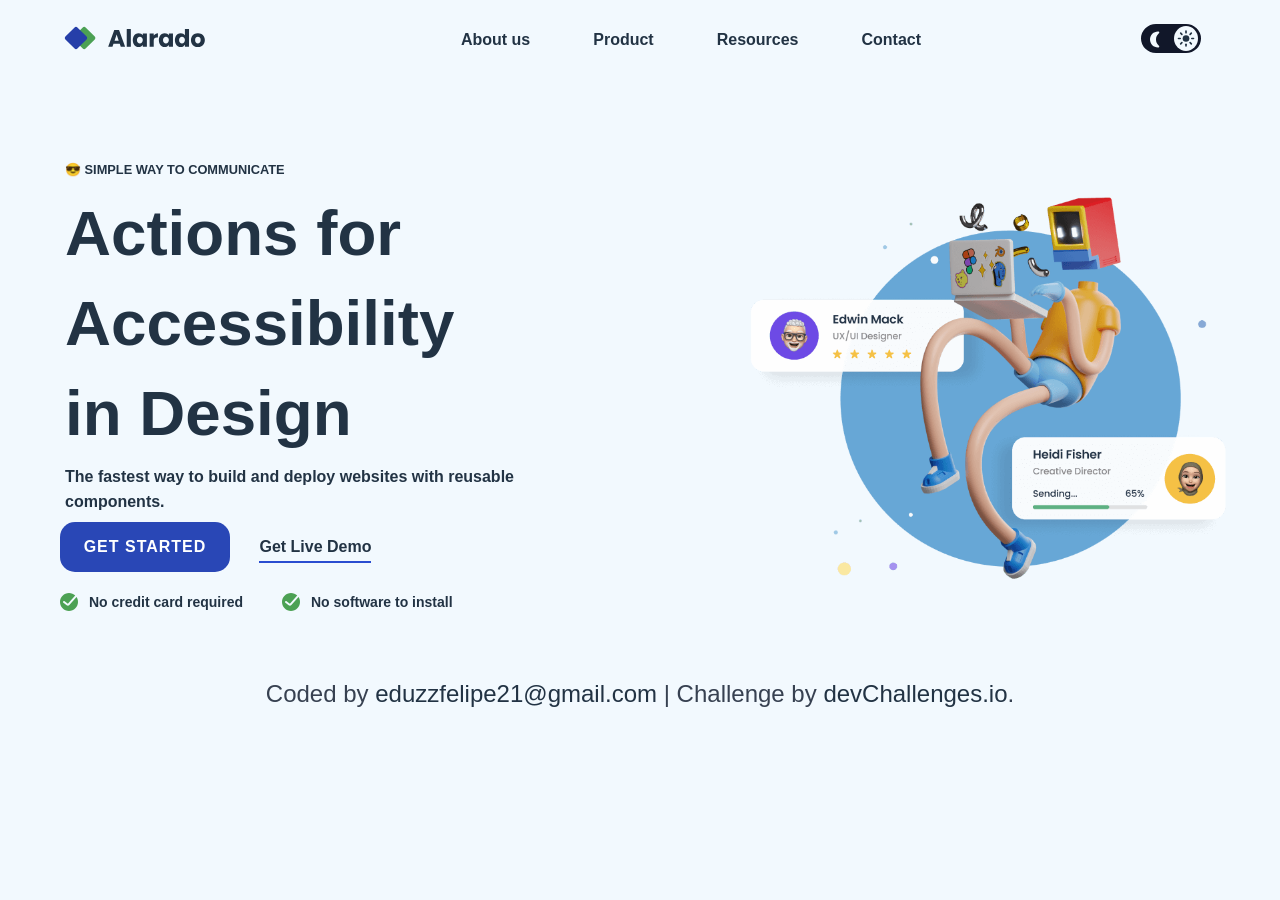
<file: index.html>
<!DOCTYPE html>
<html lang="en">
  <head>
    <meta charset="UTF-8" />
    <meta name="viewport" content="width=device-width, initial-scale=1.0" />
    <link rel="preconnect" href="https://fonts.googleapis.com" />
    <link rel="preconnect" href="https://fonts.gstatic.com" crossorigin />
    <link
      rel="preload"
      href="https://fonts.googleapis.com/css2?family=Poppins:ital,wght@0,100;0,200;0,300;0,400;0,500;0,600;
    0,700;0,800;0,900;1,100;1,200;1,300;1,400;1,500;1,600;1,700;1,800;1,900&display=swap"
      rel="stylesheet"
    />
    <link
      rel="icon"
      href="resources/favicon.ico"
      type="image/x-icon"
      sizes="96x96"
    />
    <link rel="stylesheet" href="estilos/style.css" />

    <title>Simple Homepage - Alarado | devChallenges.io</title>

    <!--You are welcome to delete these styles or modify them in your own stylesheet -->
    <style>
      body {
        height: 100vh;
      }

      .author-info {
        text-align: center;
        margin-top: -25%;
        color: rgb(55, 65, 81);
      }

      .author-info a {
        text-decoration: none;
      }
    </style>
  </head>
  <body>
    <header>
      <!-- Menu da página(PC), menu da página(Mobile), sua logo e botão de fechamento do menu(mobile)  -->
      <img
        src="resources/logo-light.svg"
        loading="lazy"
        class="logo"
        alt="Logo"
      />

      <nav class="menu">
        <li><a href="#about-us" onclick="select(this)">About us</a></li>
        <li><a href="#Product" onclick="select(this)">Product</a></li>
        <li><a href="#Resources" onclick="select(this)">Resources</a></li>
        <li><a href="#Contact" onclick="select(this)">Contact</a></li>
        <button onclick="toggleTheme()" class="theme-button">
          <img src="resources/Moon_fill_light.svg" id="moon" alt="Moon Light" />
          <img
            src="resources/Sun_fill.svg"
            width="24px"
            id="sun"
            alt="Sun Dark"
          />
        </button>
      </nav>
      <button onclick="menu()" class="menu-button">
        <img
          src="resources/hamburger-button.svg"
          loading="lazy"
          id="img-menu"
          alt="botão menu"
        />
      </button>
      <button type="button" onclick="closerMenu()" class="closer-menu">
        <img
          src="resources/close-button.svg"
          loading="lazy"
          id="img-close"
          alt="botão fechar menu"
        />
      </button>
      <main>
        <span>&#128526; simple way to communicate</span>
        <!-- Texto Principal da página -->
        <h1>
          Actions for <br />
          Accessibility <br />
          in Design
        </h1>
        <img
          class="hero_img"
          src="resources/hero-image-simple-homepage.png"
          alt="hero image"
          loading="lazy"
        />
        <p>
          The fastest way to build and deploy websites with reusable
          <br />components.
        </p>
        <button
          onclick="window.location.href='https://devchallenges.io/profile/e5c9ee29-2050-4c3e-bc71-981c14b0b442'"
          class="btn-start"
        >
          GET STARTED
        </button>
        <a class="demo" href="https://github.com/EduzzDev">Get Live Demo</a>
      </main>
    </header>
    <footer>
      <ul class="features">
        <li class="feature-item">
          <img
            class="done-img"
            src="resources/Done_ring_round_fill.svg"
            alt="Done ring"
            loading="lazy"
          />No credit card required
        </li>
        <li class="feature-item">
          <img
            class="done-img"
            src="resources/Done_ring_round_fill.svg"
            alt="Done ring"
            loading="lazy"
          />No software to install
        </li>
      </ul>
      <div class="author-info">
        Coded by <a href="#">eduzzfelipe21@gmail.com </a> | Challenge by
        <a href="https://www.devchallenges.io?ref=challenge" target="_blank"
          >devChallenges.io</a
        >.
      </div>
    </footer>
    <script>
      // Trava o menu na opção selecionada
      select = (element) => {
        const links = document.querySelectorAll(".menu li a");
        links.forEach((link) => {
          link.classList.remove("active");
        });
        element.classList.add("active");
      };
      // Seleção de elementos
      const main = document.querySelector("main");
      const footer = document.querySelector("footer");
      const imgMenu = document.getElementById("img-menu");
      const menuButton = document.querySelector(".menu-button");
      const buttonToggle = document.querySelector(".theme-button");
      const buttonLiveDemo = document.querySelector(".demo");
      const heroImg = document.querySelector(".hero_img");

      function toggleTheme() {
        const body = document.body;
        body.classList.toggle("dark-theme");
        body.classList.toggle("light-theme");
        let theme = "light-theme";
        if (body.classList.contains("dark-theme")) {
          theme = "dark-theme";
        }
        if (document.body.classList.contains("dark-theme")) {
          menuButton.style.backgroundColor = "#111729";
        } else {
          menuButton.style.backgroundColor = "#f2f9fe";
        }

        localStorage.setItem("theme", theme);
        applyThemeStyles(theme);
      }
      // Função do menu mobile
      function menu() {
        const menu = document.querySelector(".menu");
        const closerMenu = document.querySelector(".closer-menu");
        buttonToggle.style.display = "block";
        closerMenu.style.display = "block";
        menuButton.style.position = "fixed";
        menuButton.style.display = "block";
        menuButton.style.width = "80%";
        menuButton.style.height = "100%";
        menuButton.style.top = "0";
        imgMenu.style.display = "none";
        menu.style.display = "flex";
        menu.style.flexDirection = "column";
        menu.style.alignItems = "center";
        menu.style.justifyContent = "center";

        if (document.body.classList.contains("dark-theme")) {
          menuButton.style.backgroundColor = "#111729";
        } else {
          menuButton.style.backgroundColor = "#f2f9fe";
        }
        main.style.bottom = "350px";
        footer.style.bottom = "340px";
        footer.style.position = "relative";
      }
      // Função para fechar o menu mobile
      function closerMenu() {
        const imgMenu = document.getElementById("img-menu");
        const menu = document.querySelector(".menu");
        const closerMenu = document.querySelector(".closer-menu");
        imgMenu.style.display = "block";
        menuButton.style.backgroundColor = "transparent";
        menuButton.style.position = "relative";
        buttonToggle.style.display = "none";
        closerMenu.style.display = "none";
        menu.style.display = "none";
        menuButton.style.width = "0%";
        main.style.bottom = "0";
        main.style.zIndex = "1";
        footer.style.bottom = "0";
      }
      // Aplica os estilos do tema
      function applyThemeStyles(theme) {
        let chooseColor = document.querySelectorAll(
          "a, span, h1, p, .demo, .feature-item"
        );
        let logoDark = document.querySelector(".logo");
        let moon = document.getElementById("moon");
        let sun = document.getElementById("sun");
        let authorInfo = document.querySelector(".author-info");
        let imgCloser = document.getElementById("img-close");

        if (theme === "dark-theme") {
          chooseColor.forEach((el) => (el.style.color = "#f2f9fe"));
          moon.src = "resources/Moon_fill.svg";
          sun.src = "resources/Sun_fill_light.png";
          moon.style.backgroundColor = "#f2f9fe";
          moon.style.borderRadius = "50%";
          sun.style.backgroundColor = "transparent";
          logoDark.src = "resources/logo-dark.svg";
          authorInfo.style.color = "#f2f9fe";
          imgCloser.src = "resources/close-button-white.svg";
          imgMenu.src = "resources/hamburger-button-white.svg";
        } else {
          chooseColor.forEach((el) => (el.style.color = "#223344"));
          moon.src = "resources/Moon_fill_light.svg";
          moon.style.backgroundColor = "transparent";
          sun.src = "resources/Sun_fill.svg";
          sun.style.backgroundColor = "#f2f9fe";
          authorInfo.style.color = "#374151";
          logoDark.src = "resources/logo-light.svg";

          imgCloser.src = "resources/close-button.svg";
          imgMenu.src = "resources/hamburger-button.svg";
        }
      }
      // Carrega o tema salvo no localStorage
      function loadTheme() {
        const theme = localStorage.getItem("theme");

        if (theme === "dark-theme") {
          document.body.classList.add("dark-theme");
        } else {
          document.body.classList.add("light-theme");
        }

        applyThemeStyles(theme);
      }
      // Evento para carregar o tema ao iniciar a página
      window.addEventListener("DOMContentLoaded", loadTheme);
    </script>
  </body>
</html>
</file>
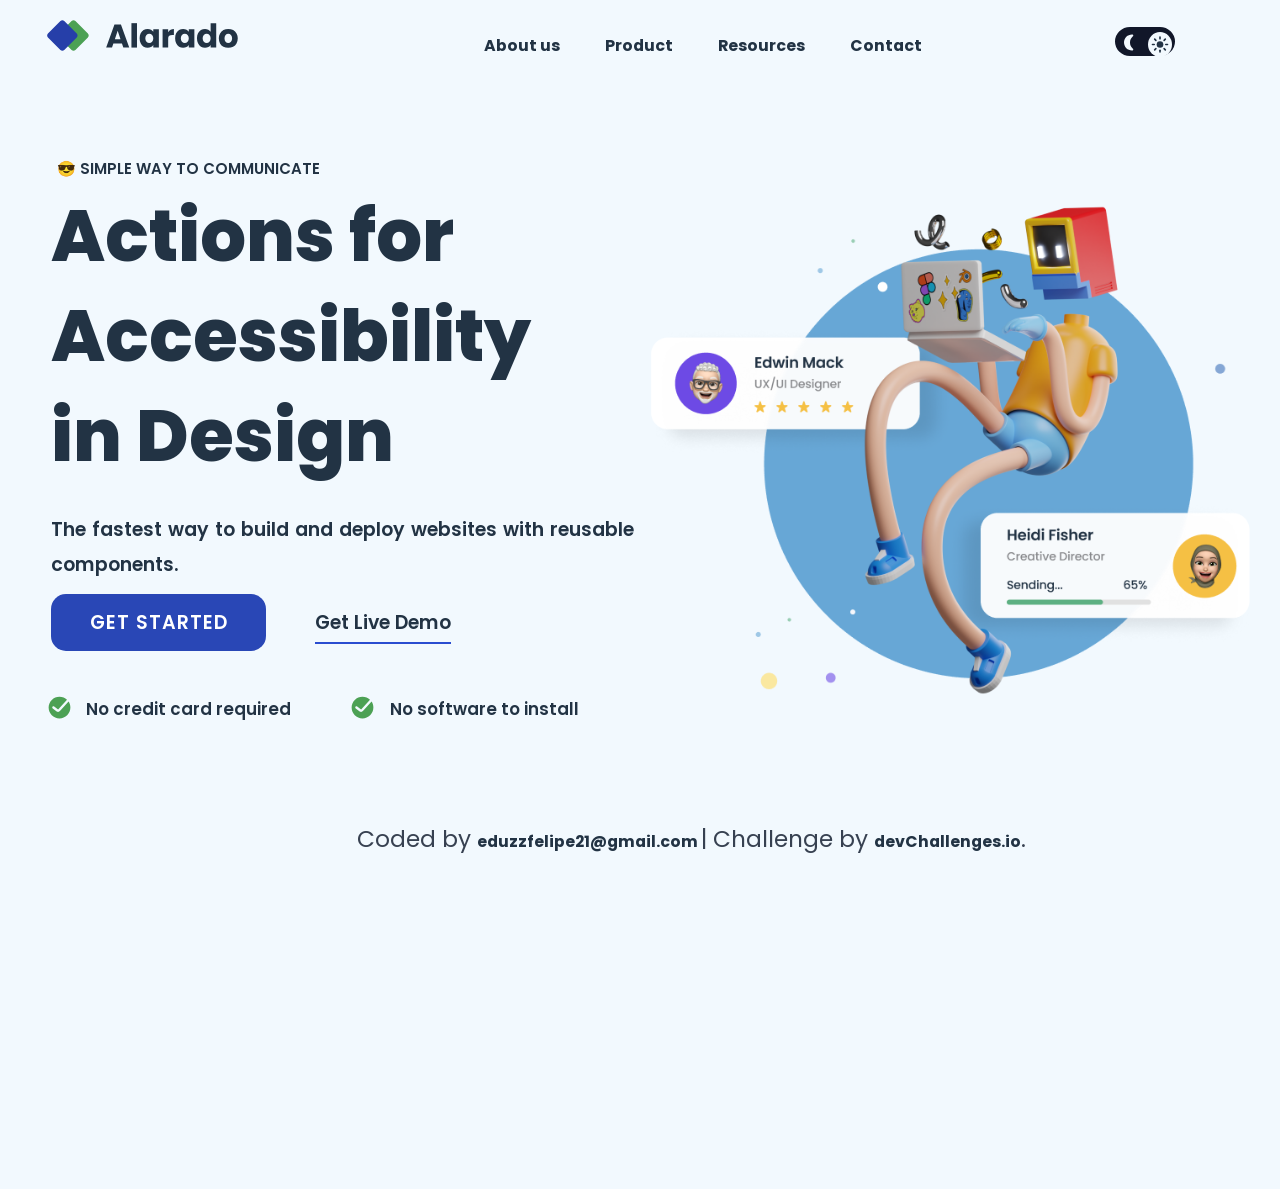
<file: simple-homepage-master/index.html>
<!DOCTYPE html>
<html lang="en">
  <head>
    <meta charset="UTF-8" />
    <meta name="viewport" content="width=device-width, initial-scale=1.0" />
    <link rel="preconnect" href="https://fonts.googleapis.com" />
    <link rel="preconnect" href="https://fonts.gstatic.com" crossorigin />
    <link
      href="https://fonts.googleapis.com/css2?family=Poppins:ital,wght@0,100;0,200;0,300;0,400;0,500;0,600;
    0,700;0,800;0,900;1,100;1,200;1,300;1,400;1,500;1,600;1,700;1,800;1,900&display=swap"
      rel="stylesheet"
    />
    <link
      rel="icon"
      href="resources/favicon.ico"
      type="image/x-icon"
      sizes="96x96"
    />
    <link rel="stylesheet" href="estilos/style.css" />

    <title>Simple Homepage - Alarado | devChallenges.io</title>

    <!--You are welcome to delete these styles or modify them in your own stylesheet -->
    <style>
      body {
        height: 100vh;
      }

      .author-info {
        text-align: center;
        margin-top: -25%;
        color: rgb(55, 65, 81);
      }

      .author-info a {
        text-decoration: none;
      }
    </style>
  </head>
  <body>
    <header>
      <!-- Menu da página(PC), menu da página(Mobile), sua logo e botão de fechamento do menu(mobile)  -->
      <img src="resources/logo-light.svg" class="logo" alt="Logo" />

      <nav class="menu">
        <li><a href="#about-us" onclick="select(this)">About us</a></li>
        <li><a href="#Product" onclick="select(this)">Product</a></li>
        <li><a href="#Resources" onclick="select(this)">Resources</a></li>
        <li><a href="#Contact" onclick="select(this)">Contact</a></li>
        <button onclick="toggleTheme()" class="theme-button">
          <img src="resources/Moon_fill_light.svg" id="moon" alt="Moon Light" />
          <img
            src="resources/Sun_fill.svg"
            width="24px"
            id="sun"
            alt="Sun Dark"
          />
        </button>
      </nav>
      <button onclick="menu()" class="menu-button">
        <img
          src="resources/hamburger-button.svg"
          id="img-menu"
          alt="botão menu"
        />
      </button>
      <button type="button" onclick="closerMenu()" class="closer-menu">
        <img
          src="resources/close-button.svg"
          id="img-close"
          alt="botão fechar menu"
        />
      </button>
      <main>
        
        <span>&#128526; simple way to communicate</span>
        <!-- Texto Principal da página -->
        <h1>
          Actions for <br />
          Accessibility <br />
          in Design
        </h1>
        <img
          class="hero_img"
          src="resources/hero-image-simple-homepage.png"
          alt="hero image"
        />
        <p>
          The fastest way to build and deploy websites with reusable
          <br />components.
        </p>
        <button
          onclick="window.location.href='https://devchallenges.io/profile/e5c9ee29-2050-4c3e-bc71-981c14b0b442'"
          class="btn-start"
        >
          GET STARTED
        </button>
        <a class="demo" href="https://github.com/EduzzDev">Get Live Demo</a>
      </main>
    </header>
    <footer>
      <ul class="features">
        <li class="feature-item">
          <img
            class="done-img"
            src="resources/Done_ring_round_fill.svg"
            alt="Done ring"
          />No credit card required
        </li>
        <li class="feature-item">
          <img
            class="done-img"
            src="resources/Done_ring_round_fill.svg"
            alt="Done ring"
          />No software to install
        </li>
      </ul>
      <div class="author-info">
        Coded by <a href="#">eduzzfelipe21@gmail.com </a> | Challenge by
        <a href="https://www.devchallenges.io?ref=challenge" target="_blank"
          >devChallenges.io</a
        >.
      </div>
    </footer>
    <script>
      // Trava o menu na opção selecionada
      select = (element) => {
        const links = document.querySelectorAll(".menu li a");
        links.forEach((link) => {
          link.classList.remove("active");
        });
        element.classList.add("active");
      };
      // Seleção de elementos
      const main = document.querySelector("main");
      const footer = document.querySelector("footer");
      const imgMenu = document.getElementById("img-menu");
      const menuButton = document.querySelector(".menu-button");
      const buttonToggle = document.querySelector(".theme-button");
      const buttonLiveDemo = document.querySelector(".demo");
      const heroImg = document.querySelector(".hero_img");

      function toggleTheme() {
        const body = document.body;
        body.classList.toggle("dark-theme");
        body.classList.toggle("light-theme");
        let theme = "light-theme";
        if (body.classList.contains("dark-theme")) {
          theme = "dark-theme";
        }
        if (document.body.classList.contains("dark-theme")) {
          menuButton.style.backgroundColor = "#111729";
        }else {
          menuButton.style.backgroundColor = "#f2f9fe";
}

        localStorage.setItem("theme", theme);
        applyThemeStyles(theme);
      }
      // Função do menu mobile
      function menu() {
        const menu = document.querySelector(".menu");
        const closerMenu = document.querySelector(".closer-menu");
        buttonToggle.style.display = "block";
        closerMenu.style.display = "block";
        menuButton.style.position = "fixed";
        menuButton.style.display = "block";
        menuButton.style.width = "80%";
        menuButton.style.height = "100%";
        menuButton.style.zIndex = "10";
        menuButton.style.top = "0";
        imgMenu.style.display = "none";
        menu.style.display = "flex";
        menu.style.flexDirection = "column";
        menu.style.alignItems = "center";
        menu.style.justifyContent = "center";
        menuButton.style.backgroundColor = "#f2f9fe";

        main.style.bottom = "350px";
        footer.style.bottom = "340px";
        footer.style.position = "relative";
      }
      // Função para fechar o menu mobile
      function closerMenu() {
        const imgMenu = document.getElementById("img-menu");
        const menu = document.querySelector(".menu");
        const closerMenu = document.querySelector(".closer-menu");
        imgMenu.style.display = "block";
        menuButton.style.backgroundColor = "transparent";
        menuButton.style.position = "relative";
        buttonToggle.style.display = "none";
        closerMenu.style.display = "none";
        menu.style.display = "none";
        menuButton.style.width = "0%";
        main.style.bottom = "0";
        main.style.zIndex = "1";
        footer.style.bottom = "0";
      }
      // Aplica os estilos do tema
      function applyThemeStyles(theme) {
        let chooseColor = document.querySelectorAll(
          "a, span, h1, p, .demo, .feature-item"
        );
        let logoDark = document.querySelector(".logo");
        let moon = document.getElementById("moon");
        let sun = document.getElementById("sun");
        let authorInfo = document.querySelector(".author-info");
        let imgCloser = document.getElementById("img-close");

        if (theme === "dark-theme") {
          chooseColor.forEach((el) => (el.style.color = "#f2f9fe"));
          moon.src = "resources/Moon_fill.svg";
          sun.src = "resources/Sun_fill_light.png";
          moon.style.backgroundColor = "#f2f9fe";
          moon.style.borderRadius = "50%";
          sun.style.backgroundColor = "transparent";
          logoDark.src = "resources/logo-dark.svg";
          authorInfo.style.color = "#f2f9fe";
          imgCloser.src = "resources/close-button-white.svg";
          imgMenu.src = "resources/hamburger-button-white.svg";
        } else {
          chooseColor.forEach((el) => (el.style.color = "#223344"));
          moon.src = "resources/Moon_fill_light.svg";
          moon.style.backgroundColor = "transparent";
          sun.src = "resources/Sun_fill.svg";
          sun.style.backgroundColor = "#f2f9fe";
          authorInfo.style.color = "#374151";
          logoDark.src = "resources/logo-light.svg";
         
          imgCloser.src = "resources/close-button.svg";
          imgMenu.src = "resources/hamburger-button.svg";
        }
      }
      // Carrega o tema salvo no localStorage
      function loadTheme() {
        const theme = localStorage.getItem("theme");

        if (theme === "dark-theme") {
          document.body.classList.add("dark-theme");
        } else {
          document.body.classList.add("light-theme");
        }

        applyThemeStyles(theme);
      }
      // Evento para carregar o tema ao iniciar a página
      window.addEventListener("DOMContentLoaded", loadTheme);

    </script>
  </body>
</html>
</file>
<file: estilos/style.css>
* {
  box-sizing: border-box;
  font-family: Poppins, sans-serif;
  margin: 0;
}
.menu {
  cursor: pointer;
  display: flex;
  gap: 7dvh;
  justify-content: center;
  margin-left: 25dvh;
  padding: 0;
}
body,
main {
  position: relative;
  z-index: 1;
}
body {
  background-color: #f2f9fe;
  overflow-x: hidden;
}
a,
li {
  color: #111729;
  list-style: none;
  text-decoration: none;
}
li {
  font-weight: 600;
  position: relative;
  top: 0.2dvw;
}
.active,
li,
li:hover a:hover {
  font-size: clamp(1rem, 1.5dvw, 1rem);
}
.active,
li:hover a:hover {
  box-shadow: inset 0 -2px 0 0 #2a4dd0;
  color: #2a4dd0;
  padding-bottom: 0.5dvw;
}
.logo {
  margin-left: 5dvw;
  position: relative;
  top: 2dvw;
}
.theme-button {
  background-color: #111729;
  border: 2px solid #111729;
  border-radius: 50%/100%;
  bottom: 4px;
  cursor: pointer;
  height: 29px;
  left: calc(20% - 6dvb);
  position: relative;
  text-decoration: none;
  width: 60px;
}
#sun {
  background-color: #f2f9fe;
  border-radius: 50%;
  bottom: 29px;
  left: 15px;
  padding: 2px;
}
#moon,
#sun {
  height: 25px;
  position: relative;
  width: 24px;
}
#moon {
  right: 16px;
}
span {
  color: #234;
  font-size: clamp(0.8rem, 1dvw, 1rem);
  font-weight: 600;
  margin-left: 65px;
  text-transform: uppercase;
  top: calc(1dvw + 10dvb);
}
h1,
span {
  position: relative;
}
h1 {
  color: #111729;
  font-size: clamp(3.98rem, 2dvw, 3.8rem);
  font-weight: 800;
  left: 65px;
  line-height: 90px;
  top: 12.5dvh;
}
.hero_img {
  bottom: 14dvw;
  height: 34dvw;
  left: 58%;
  position: relative;
  width: 38vw;
}
.hero_img,
p {
  display: flex;
}
p {
  bottom: calc(24dvw + 1dvh);
  color: #234;
  font-size: clamp(1rem, 1dvw, 1rem);
  left: 65px;
  line-height: 25px;
  width: 100%;
}
.btn-start,
p {
  font-weight: 600;
  position: relative;
}
.btn-start {
  background-color: #2947b6;
  border: none;
  border-radius: 15px;
  color: #fff;
  cursor: pointer;
  height: 50px;
  left: 60px;
  letter-spacing: 1px;
  width: 170px;
}
.btn-start,
.demo {
  bottom: calc(22dvw + 3dvb);
  font-size: clamp(1rem, 1dvw, 1rem);
}
.demo {
  box-shadow: inset 0 -2px 0 0 #2a4dd0;
  color: #2947b6;
  font-weight: 600;
  left: 85px;
  padding-bottom: 8px;
  position: relative;
}
.feature-item {
  color: #494949;
  font-size: 14px;
  height: 100px;
  left: 45px;
  margin-left: -28px;
  position: relative;
  top: 9dvb;
  width: 250px;
}
.features {
  bottom: calc(19dvw + 15dvb);
  display: flex;
  position: relative;
}
.done-img {
  padding-right: 8px;
  position: relative;
  top: 7px;
}
.menu-button {
  display: none;
}
.menu-button .light-theme {
  background-color: #f2f9fe;
}
.menu-button .dark-theme {
  background-color: #111729;
}
.closer-menu {
  background-color: transparent;
  border: none;
  bottom: 87dvw;
  text-decoration: none;
  z-index: 4;
}
#img-menu,
.closer-menu {
  display: none;
  position: relative;
}
#img-menu {
  height: 32px;
  width: 32px;
}
.author-info {
  font-size: clamp(1.5rem, 1dvw, 2rem);
  position: relative;
  top: 20px;
}
body.dark-theme {
  background-color: #111729;
  color: #f2f9fe;
}
@media screen and (min-width: 250px) and (max-width: 890px) {
  .logo {
    margin-left: 20dvw;
    margin-right: -10%;
    right: 8dvb;
    top: 18px;
    width: 20dvh;
  }
  .hero_img,
  .logo {
    position: relative;
  }
  .hero_img {
    bottom: 50dvw;
    height: 100%;
    left: -1%;
    width: 100%;
  }
  .feature-item {
    font-size: clamp(2rem, 1dvw, 2rem);
  }
  h1 {
    font-size: 13dvw;
    left: 7%;
    line-height: 16vw;
  }
  p {
    bottom: -8.5dvw;
    font-size: clamp(3dvh, 1dvw, 1.2rem);
    left: 7dvh;
    line-height: 2.8dvh;
    margin-left: calc(8.5dvw - 9.5dvb);
    width: 100%;
  }
  p,
  span {
    position: relative;
  }
  span {
    font-size: clamp(2.4dvh, 1dvw, 1rem);
    margin-left: 5.5%;
    top: 95dvw;
  }
  h1,
  menu {
    margin-left: -3%;
    position: relative;
    top: 94vw;
  }
  .btn-start,
  .demo {
    bottom: -12dvw;
    font-size: clamp(2.5vh, 1dvw, 1rem);
    height: 8.5dvh;
    left: 1%;
    margin-left: 3%;
    position: relative;
    width: 50dvw;
  }
  .btn-start {
    left: -0.6%;
  }
  .btn-start,
  .menu {
    position: relative;
  }
  .menu {
    display: none;
    z-index: 5;
  }
  li,
  nav {
    font-size: clamp(3.5dvh, 2dvw, 1.5rem);
    left: 10dvw;
    position: relative;
    top: 17dvw;
  }
  a {
    color: #111729;
  }
  .theme-button {
    display: none;
    left: 10vw;
    position: relative;
    top: 15vw;
  }
  .feature-item {
    font-size: clamp(1.2rem, 1.2dvw, 1.2rem);
    left: 8.9dvb;
    margin-left: -19dvw;
    margin-right: 13dvb;
    padding-top: 6.2dvw;
    position: relative;
    top: 56.5dvw;
    width: 55%;
  }
  .done-img {
    padding-right: 1dvw;
    position: relative;
  }
  .menu-button {
    background-color: transparent;
    border: none;
    display: flex;
    height: 100%;
    left: 29dvw;
    position: relative;
    text-decoration: none;
    width: 50%;
    z-index: 3;
  }
  .author-info {
    font-size: 18px;
    padding-top: 16dvw;
    position: relative;
    top: 38dvw;
  }
  #img-menu {
    display: flex;
    left: 55dvw;
  }
  .closer-menu {
    bottom: 47dvh;
    left: 80dvw;
  }
  #img-close {
    display: block;
    height: 80px;
    width: 15dvw;
  }
  .menu {
    left: -8.8dvb;
    top: 25.5dvw;
  }
  br {
    display: none;
  }
}
@media screen and (min-width: 1024px) and (min-height: 1000px) {
  .menu {
    gap: 3.5dvh;
    margin-left: 16.5dvw;
  }
  h1 {
    top: 10dvw;
  }
  p {
    top: -21dvw;
  }
  span {
    top: 10dvw;
  }
  .btn-start,
  .demo {
    top: -20dvw;
  }
  .feature-item {
    top: 20dvw;
  }
}
@media screen and (min-width: 700px) and (max-width: 900px) and (min-height: 1000px) {
  #img-menu {
    bottom: 1.8dvh;
  }
  p {
    left: 7dvh;
    width: 90%;
  }
  .feature-item {
    left: 15dvh;
    margin-right: 2.5dvh;
    top: 35dvh;
  }
  .btn-start {
    margin-left: 4.8dvh;
    width: 42%;
  }
}
</file>
<file: simple-homepage-master/estilos/style.css>
* {
  margin: 0;
  font-family: "Poppins", sans-serif;
  box-sizing: border-box;
}

.menu {
  display: flex;
  gap: 45px;
  padding: 0;
  margin-left: 8%;
  justify-content: center;
  cursor: pointer;
}

main {
  position: relative;
  z-index: 1;
}
body {
  position: relative;
  background-color: #f2f9fe;
  z-index: 1;
  overflow-x: hidden;
}
li,
a {
  text-decoration: none;
  list-style: none;
  color: #111729;
}
li {
  font-size: 16px;
  font-weight: 600;
  position: relative;
  top: 2px;
}
li:hover a:hover {
  color: #2a4dd0;
  box-shadow: inset 0 -2px 0 0 #2a4dd0;
  padding-bottom: 6px;
  font-size: 15px;
}
.active {
  color: #2a4dd0;
  box-shadow: inset 0 -2px 0 0 #2a4dd0;
  padding-bottom: 6px;
  font-size: 15px;
}

.logo {
  position: relative;
  top: 20px;
  margin-left: 65px;
}

.theme-button {
  width: 60px;
  height: 29px;
  text-decoration: none;
  background-color: #111729;
  border-radius: 50% / 100%;
  cursor: pointer;
  position: relative;
  left: 24%;
  bottom: 4px;
  border: 2px solid #111729;
}
#sun {
  background-color: #f2f9fe;
  border-radius: 50%;
  width: 24px;
  position: relative;
  left: 15px;
  height: 25px;
  padding: 2px;
  bottom: 29px;
}
#moon {
  position: relative;
  right: 16px;
  width: 24px;
  height: 25px;
}
span {
  text-transform: uppercase;
  font-size: 14px;
  font-weight: 600;
  color: #223344;
  position: relative;
  margin-left: 65px;
  top: 5dvw;
}
h1 {
  font-size: 5dvw;
  font-weight: 800;
  color: #111729;
  position: relative;
  left: 65px;
  top: 5.5dvw;
  line-height: 90px;
}
.hero_img {
  position: relative;
  left: 55%;
  width: 538px;
  max-width: 100%;
  bottom: 18dvw;
}
p {
  font-size: 17px;
  font-weight: 600;
  color: #223344;
  position: relative;
  left: 65px;
  bottom: 28dvw;
  width: 100%;
  line-height: 25px;
}
.btn-start {
  width: 170px;
  height: 50px;
  background-color: #2947b6;
  color: #fff;
  border: none;
  border-radius: 15px;
  font-size: 16px;
  font-weight: 600;
  cursor: pointer;
  position: relative;
  left: 60px;
  bottom: 27dvw;
  letter-spacing: 1px;
}
.demo {
  color: #2947b6;
  font-size: 16px;
  font-weight: 600;
  position: relative;
  left: 85px;
  bottom: 27dvw;
  padding-bottom: 8px;
  box-shadow: inset 0 -2px 0 0 #2a4dd0;
}
.feature-item {
  position: relative;
  font-size: 14px;
  width: 250px;
  height: 100px;
  left: 45px;
  margin-left: -28px;
  color: #494949;

}
.features {
  position: relative;
  bottom: 50.8dvh;
  display: flex;
}
.done-img {
  position: relative;
  padding-right: 8px;
  top: 7px;
}
.menu-button {
  display: none;
}
.menu-button .light-theme {
  background-color: #f2f9fe;
}
.menu-button .dark-theme {
  background-color: #111729;
}
.closer-menu {
  display: none;
  text-decoration: none;
  background-color: transparent;
  border: none;
  position: relative;
  z-index: 10;
  bottom: 87dvw;
}
#img-menu {
  position: relative;
  width: 32px;
  height: 32px;
  display: none;
}

/* Versão escura */
body.dark-theme {
  background-color: #111729;
  color: #f2f9fe;
}

/* Responsividade mobile*/
@media screen and (max-width: 430px) and (min-height: 900px) {
  .logo {
    width: 40dvw;
    position: relative;
    right: 8dvb;
    margin-left: 20dvw;
    margin-right: -10%;
    top: 18px;
  }
  .hero_img {
    position: relative;
    bottom: 52dvw;
    left: -1%;
    width: 100%;
  }
  .feature-item {
    font-size: 14px;
    margin-left: 5%;
  }
  h1 {
    font-size: 13dvw;
    line-height: 16vw;
    left: 7%;
  }
  p {
    font-size: 6dvw;
    position: relative;
    width: 90%;
    bottom: -4vw;
    margin-left: -10%;
  }
  span {
    position: relative;
    margin-left: 6%;
    top: 92dvw;
  }
  menu,
  h1 {
    position: relative;
    top: 92vw;
    margin-left: -3%;
  }
  .btn-start,
  .demo {
    position: relative;
    left: 5%;
    bottom: -8vw;
    margin-left: 4%;
  }
  .btn-start {
    position: relative;
    left: 1%;
  }
  .menu {
    display: none;
    position: relative;
    z-index: 20;
  }
  li,
  nav {
    font-size: 28px;
    position: relative;
    left: 10dvw;
    top: 17dvw;
    cursor: none;
  }
  a {
    color: rgb(17, 23, 41);
  }
  .theme-button {
    display: none;
    position: relative;
    top: 15vw;
    left: 10vw;
  }
  .feature-item {
    position: relative;
    padding: 1px;
    top: 118vw;
    margin-left: -14dvw;
    font-size: 4.2vw;
    margin-right: 20%;
  }
  .done-img {
    position: relative;
    padding-right: 1dvw;
  }
  .menu-button {
    display: flex;
    position: relative;
    left: 46dvw;
    text-decoration: none;
    border: none;
    background-color: #f2f9fe;
    bottom: 0.5dvw;
    display: flex;
    z-index: 2;
  }
  .author-info {
    font-size: 18px;
    top: 35dvw;
    position: relative;
  }
  #img-menu {
    display: flex;
    bottom: 3dvw;
    left: 40.5dvw;
    width: 10dvw;
  }
  .closer-menu {
    left: 87vw;
  }
  #img-close {
    width: 10vw;
    height: 80px;
    display: block;
  }
  br {
    display: none;
  }
}
@media screen and (min-width: 350px) and (max-width: 390px) {
  .logo {
    width: 40dvw;
    position: relative;
    right: 8dvb;
    margin-left: 20dvw;
    margin-right: -10%;
    top: 18px;
  }
  .hero_img {
    position: relative;
    bottom: 48dvw;
    left: -1%;
    width: 100%;
  }
  .feature-item {
    font-size: 14px;
    margin-left: 5%;
  }
  h1 {
    font-size: 13dvw;
    line-height: 16vw;
    left: 7%;
  }
  p {
    font-size: 120%;
    position: relative;
    width: 100%;
    bottom: -5vw;
    margin-left: -14.5dvw;
  }
  span {
    position: relative;
    margin-left: 6%;
    top: 95dvw;
  }
  menu,
  h1 {
    position: relative;
    top: 94vw;
    margin-left: -3%;
  }
  .btn-start,
  .demo {
    position: relative;
    left: 1%;
    bottom: -10vw;
    margin-left: 3%;
  }
  .btn-start {
    position: relative;
    left: -0.6%;
  }
  .menu {
    display: none;
    position: relative;
    z-index: 20;
  }
  li,
  nav {
    font-size: 24px;
    position: relative;
    left: 10dvw;
    top: 17dvw;
  }
  a {
    color: rgb(17, 23, 41);
  }
  .theme-button {
    display: none;
    position: relative;
    top: 15vw;
    left: 10vw;
  }
  .feature-item {
    position: relative;
    padding-top: 6.2dvw;
    top: 52dvb;
    margin-left: -20dvw;
    font-size: 4.5dvw;
    margin-right: 25%;
  }
  .done-img {
    position: relative;
    padding-right: 1dvw;
  }
  .menu-button {
    display: flex;
    position: relative;
    left: 49dvw;
    text-decoration: none;
    border: none;
    background-color: transparent;
    z-index: 4;
    height: 100%;
  }
  .author-info {
    font-size: 18px;
    padding-top: 16dvw;
    top: 18dvw;
    position: relative;
  }
  #img-menu {
    display: flex;
    left: 35dvw;
  }
  .closer-menu {
    left: 87vw;
    bottom: 24em;
  }
  #img-close {
    width: 10vw;
    height: 80px;
    display: block;
  }
  br {
    display: none;
  }
}

@media screen and (min-width: 420px) and (max-width: 679px) and (max-height: 899px) {
  .logo {
    width: 40dvw;
    position: relative;
    right: 8dvb;
    margin-left: 20dvw;
    margin-right: -10%;
    top: 18px;
  }
  .hero_img {
    position: relative;
    bottom: 52dvw;
    left: 1%;
    width: 98%;
  }
  .feature-item {
    font-size: 14px;
    margin-left: 5%;
  }
  h1 {
    font-size: 13dvw;
    line-height: 16vw;
    left: 7%;
  }
  p {
    font-size: 4dvb;
    position: relative;
    width: 90%;
    bottom: -4vw;
    margin-left: -6dvw;
  }
  span {
    position: relative;
    margin-left: 6%;
    top: 92dvw;
  }
  menu,
  h1 {
    position: relative;
    top: 92vw;
    margin-left: -3%;
  }
  .btn-start,
  .demo {
    position: relative;
    left: 5%;
    bottom: -7dvb;
    margin-left: 4%;
  }
  .btn-start {
    position: relative;
    left: 1%;
  }
  .menu {
    display: none;
    position: relative;
    z-index: 20;
  }
  li,
  nav {
    font-size: 28px;
    position: relative;
    left: 10dvw;
    top: 17dvw;
    cursor: none;
  }
  a {
    color: rgb(17, 23, 41);
  }
  .theme-button {
    display: none;
    position: relative;
    top: 15vw;
    left: 10vw;
  }
  .feature-item {
    position: relative;
    padding: 1px;
    top: 58dvb;
    margin-left: -7dvb;
    font-size: 3.2dvb;
    margin-right: 20%;
  }
  .done-img {
    position: relative;
    padding-right: 1dvw;
  }
  .menu-button {
    display: flex;
    position: relative;
    left: 46dvw;
    text-decoration: none;
    border: none;
    background-color: transparent;
    bottom: 0.5dvw;
    display: flex;
    z-index: 2;
  }
  .author-info {
    font-size: 3dvb;
    top: 32dvb;
    position: relative;
  }
  #img-menu {
    display: flex;
    bottom: 3dvw;
    left: 40.5dvw;
    width: 10dvw;
  }
  .closer-menu {
    left: 87vw;
  }
  #img-close {
    width: 10vw;
    height: 80px;
    display: block;
  }
  br {
    display: none;
  }
}

@media screen and (min-width: 280px) and (max-width: 427px) {
  .logo {
    width: 45dvw;
    position: relative;
    right: 8dvb;
    margin-left: 20dvw;
    margin-right: -10%;
    top: 18px;
  }
  .hero_img {
    position: relative;
    bottom: 44dvw;
    left: -1%;
    width: 100%;
  }
  .feature-item {
    font-size: 14px;
    margin-left: 5%;
  }
  h1 {
    font-size: 13dvw;
    line-height: 16vw;
    left: 7%;
  }
  p {
    font-size: 120%;
    position: relative;
    width: 100%;
    bottom: -10vw;
    margin-left: -14.5dvw;
  }
  span {
    position: relative;
    margin-left: 6%;
    top: 100dvw;
  }
  menu,
  h1 {
    position: relative;
    top: 99vw;
    margin-left: -3%;
    position: relative;
  }
  .btn-start,
  .demo {
    position: relative;
    left: 1%;
    bottom: -15vw;
    margin-left: 3%;
  }
  .btn-start {
    position: relative;
    left: -0.6%;
  }
  .menu {
    display: none;
    position: relative;
    z-index: 20;
  }
  li,
  nav {
    font-size: 24px;
    position: relative;
    left: 10dvw;
    top: 17dvw;
  }
  a {
    color: rgb(17, 23, 41);
  }
  .theme-button {
    display: none;
    position: relative;
    top: 15vw;
    left: 10vw;
  }
  .feature-item {
    position: relative;
    padding-top: 6.2dvw;
    top: 55dvb;
    margin-left: -20dvw;
    font-size: 4.5dvw;
    margin-right: 25%;
  }
  .done-img {
    position: relative;
    padding-right: 1dvw;
  }
  .menu-button {
    display: flex;
    position: relative;
    left: 49dvw;
    top: 0.1dvb;
    text-decoration: none;
    border: none;
    background-color: transparent;
    z-index: 4;
  }
  .author-info {
    font-size: 18px;
    padding-top: 16dvw;
    top: 20dvw;
    position: relative;
  }
  #img-menu {
    display: block;
    left: 35dvw;
    bottom: 3.2dvb;
  }
  .closer-menu {
    left: 87vw;
    bottom: 25em;
  }
  #img-close {
    width: 10vw;
    height: 80px;
    display: block;
  }
  br {
    display: none;
  }
}

/* Responsividade para tablets  */

@media screen and (min-width: 600px) and (max-width: 999px) {
  .logo {
    width: 35dvw;
    position: relative;
    right: 8dvb;
    margin-left: 20dvw;
    margin-right: -10%;
    top: 18px;
  }
  .hero_img {
    position: relative;
    bottom: 44dvw;
    left: 8%;
    width: 80%;
  }
  h1 {
    font-size: 13dvw;
    line-height: 16vw;
    left: 7%;
  }
  p {
    font-size: 4.5dvw;
    position: relative;
    width: 95%;
    bottom: -8dvw;
    margin-left: -6dvw;
    line-height: 5dvw;
  }
  span {
    position: relative;
    margin-left: 6%;
    top: 80dvw;
    font-size: 16px;
  }
  menu,
  h1 {
    position: relative;
    top: 79vw;
    margin-left: -3%;
  }
  .btn-start,
  .demo {
    position: relative;
    left: 5%;
    bottom: -12vw;
    margin-left: 4%;
    height: 12dvw;
    width: 38dvw;
    font-size: calc(2px + 3dvw);
  }
  .btn-start {
    position: relative;
    left: 1%;
  }
  .menu {
    display: none;
    position: relative;
    z-index: 20;
  }
  li,
  nav {
    font-size: 48px;
    position: relative;
    left: 10dvw;
    top: 16dvw;
    cursor: pointer;
    line-height: 76px;
  }
  .active {
    color: #2a4dd0;
    box-shadow: inset 0 -4px 0 0 #2a4dd0;
    padding-bottom: 6px;
    font-size: 5dvw;
  }
  li:hover a:hover {
    color: #2a4dd0;
    box-shadow: inset 0 -4px 0 0 #2a4dd0;
    padding-bottom: 6px;
    font-size: 5vw;
  }
  a {
    color: rgb(17, 23, 41);
  }
  .theme-button {
    display: none;
    position: relative;
    top: 15vw;
    left: 10vw;
    width: 124px;
    height: 51px;
  }
  #moon {
    position: relative;
    right: 4px;
    width: 44px !important;
    height: 56px;
    bottom: 4px;
  }
  #sun {
    width: 44px;
    height: 44px;
    position: relative;
    bottom: 10px;
    left: 8px;
  }
  .feature-item {
    width: 50%;
    position: relative;
    padding: 1px;
    top: 60dvb;
    margin-left: -8.2dvw;
    font-size: calc(12px + 1.5dvw);
    margin-right: 10dvw;
    line-height: 1;
  }
  .done-img {
    position: relative;
    padding-right: 1dvw;
  }
  .menu-button {
    display: flex;
    position: relative;
    left: 46dvw;
    text-decoration: none;
    border: none;
    background-color: transparent;
    bottom: 4dvw;
    display: flex;
    z-index: 2;
    height: 100%;
  }
  .author-info {
    font-size: calc(12px + 1.5dvw);
    top: 38dvw;
    width: 90%;
    position: relative;
  }
  #img-menu {
    display: flex;
    bottom: 45%;
    left: 40.5dvw;
    width: 58px;
    height: 48px;
  }
  .closer-menu {
    left: 85dvw;
    bottom: 85dvw;
  }
  #img-close {
    width: 80px;
    height: 80px;
  }
  br {
    display: none;
  }
}

@media screen and (min-width: 900px) and (min-height: 1400px) {
  .logo {
    width: 35dvw;
    position: relative;
    right: 8dvb;
    margin-left: 20dvw;
    margin-right: -10%;
    top: 18px;
  }
  .hero_img {
    position: relative;
    bottom: 44dvw;
    left: 8%;
    width: 80%;
  }
  .feature-item {
    font-size: 14px;
    margin-left: 5%;
  }
  h1 {
    font-size: 13dvw;
    line-height: 16vw;
    left: 7%;
  }
  p {
    font-size: 4.2dvw;
    position: relative;
    width: 95%;
    bottom: -9dvw;
    margin-left: -3%;
    line-height: 5dvw;
  }
  span {
    position: relative;
    margin-left: 6%;
    top: 80dvw;
    font-size: 18px;
  }
  menu,
  h1 {
    position: relative;
    top: 79vw;
    margin-left: -3%;
  }
  .btn-start,
  .demo {
    position: relative;
    left: 5%;
    bottom: -12dvw;
    margin-left: 4%;
    height: 9dvw;
    width: 35dvw;
    font-size: 26px;
  }
  .btn-start {
    position: relative;
    left: 1%;
  }
  .menu {
    display: none;
    position: relative;
    z-index: 20;
  }
  li,
  nav {
    font-size: 48px;
    position: relative;
    left: 10dvw;
    top: 16dvw;
    cursor: pointer;
    line-height: 76px;
  }
  .active {
    color: #2a4dd0;
    box-shadow: inset 0 -4px 0 0 #2a4dd0;
    padding-bottom: 6px;
    font-size: 5dvw;
  }
  li:hover a:hover {
    color: #2a4dd0;
    box-shadow: inset 0 -4px 0 0 #2a4dd0;
    padding-bottom: 6px;
    font-size: 5vw;
  }
  a {
    color: rgb(17, 23, 41);
  }
  .theme-button {
    display: none;
    position: relative;
    top: 15vw;
    left: 10vw;
    width: 124px;
    height: 51px;
  }
  #moon {
    position: relative;
    right: 4px;
    width: 44px !important;
    height: 56px;
    bottom: 4px;
  }
  #sun {
    width: 44px;
    height: 44px;
    position: relative;
    bottom: 10px;
    left: 8px;
  }
  .feature-item {
    position: relative;
    padding: 1px;
    top: 59dvb;
    margin-left: -4dvw;
    font-size: 3vw;
    margin-right: 10%;
    line-height: 1;
  }
  .done-img {
    position: relative;
    padding-right: 1dvw;
    width: 20%;
  }
  .menu-button {
    display: flex;
    position: relative;
    left: 46dvw;
    text-decoration: none;
    border: none;
    background-color: transparent;
    bottom: 0.2dvw;
    display: flex;
    z-index: 2;
    height: 100%;
  }
  .author-info {
    font-size: 26px;
    top: 42dvw;
    position: relative;
  }
  #img-menu {
    display: flex;
    bottom: 3.5dvw;
    left: 40.5dvw;
    width: 58px;
    height: 48px;
  }
  .closer-menu {
    left: 85dvw;
    bottom: 65dvw;
  }
  #img-close {
    width: 80px;
    height: 80px;
  }
  br {
    display: none;
  }
}

/* Responsividade para desktops  */
@media screen and (min-width: 1000px) and (min-height: 650px) { 
  h1,
  p,
  .btn-start,
  .demo,
  .feature-item,
  .author-info {
    left: 4%;
  }
  span {
    left: -0.9dvb;
    font-size: calc(2.2px + 1dvw);
    position: relative;
    top: 6.5dvw;
  }
  h1 {
    font-size: calc(27px + 3.5dvw);
    top: 7dvw;
    width: 38%;
    line-height: 7.8dvw;
    font-weight: 800;
  }
  p {
    bottom: 35dvw;
    font-weight: 600;
    font-size: calc(5px + 1.1dvw);
    width: 50%;
    line-height: 2.8dvw;
    word-spacing: 1px;
    color: #1F2937;

  }
  br {
    display: none;
  }
  li {
    position: relative;
    font-size: calc(5px + 1.3dvw);
    top: -1dvw;
    left: 5.5%;
  }
  .logo {
    left: -1.5dvw;
    top: 1.5dvw;
    width: 15dvw;
  }
  .hero_img {
    width: 48dvw;
    height: 20%;
    left: 50dvw;
  }
  .theme-button {
    left: 18%;
    top: -1dvw;
  }
  .btn-start,
  .demo {
    width: 16.8dvw;
    height: 4.5dvw;
    bottom: 34.2dvw;
    font-size: calc(5px + 1.1dvw);
    margin-right: 3.5%;
  }
  .features {
    bottom: 0;
  }
  .done-img {
    width: 12%;
    padding-right: 1dvw;
  }
  .feature-item {
    top: -31.5dvw;
    width: 28%;
    font-size: calc(4px + 1dvw);
    margin-right: 0.1dvb;
    margin-left: -3.5dvw;
  }
  .author-info {
    font-size: calc(4px + 1.5dvw);
    position: relative;
    bottom: 5.2dvb;
  }
  a{
     font-size: calc(3px + 1dvw);
     font-weight: 700;
  }
}
</file>
